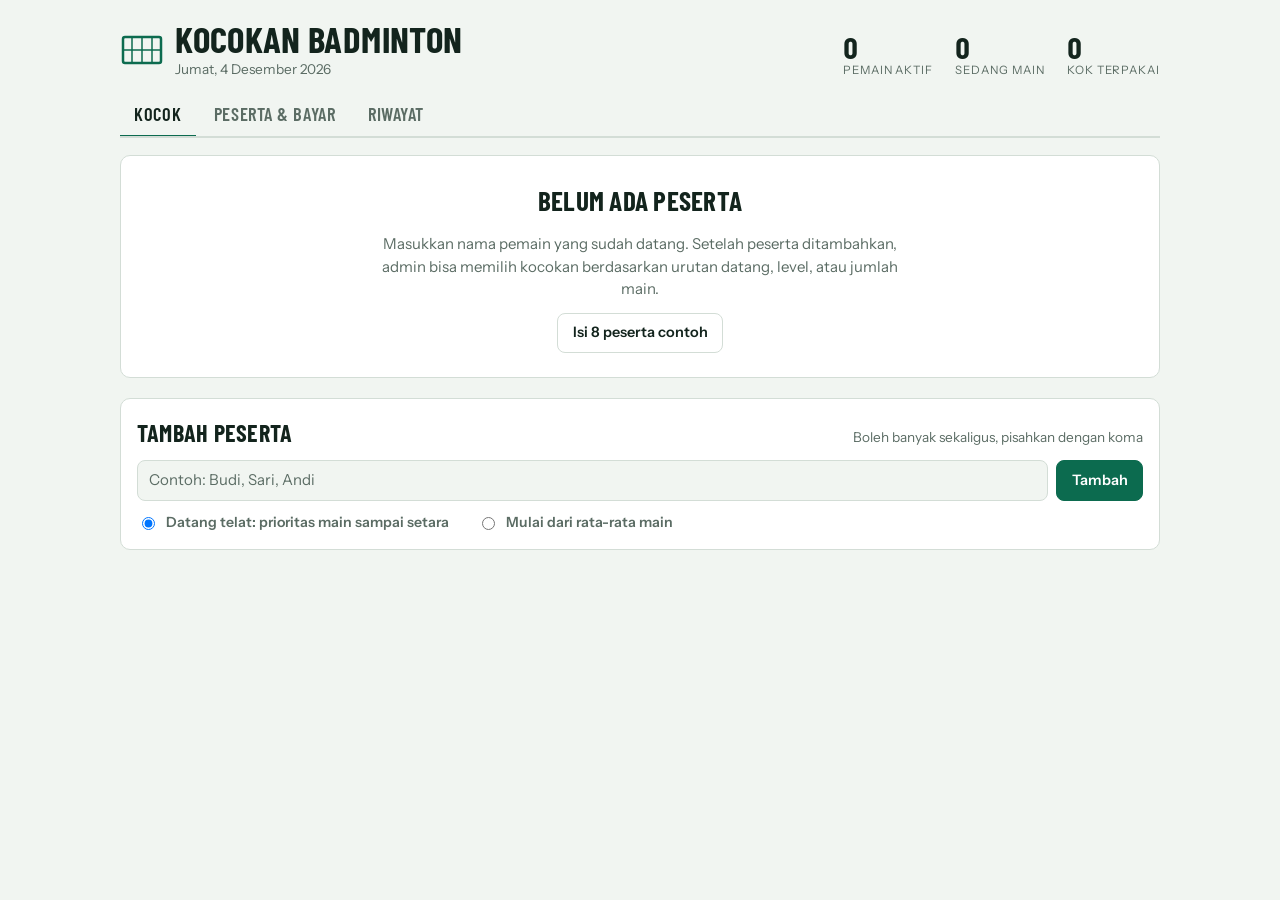
<file: index.html>
<!doctype html>
<html lang="id">
<head>
  <meta charset="utf-8">
  <meta name="viewport" content="width=device-width, initial-scale=1, viewport-fit=cover">
  <title>Kocokan Badminton</title>
  <meta name="description" content="Pengocokan pertandingan badminton: antrian giliran, papan lapangan, dan rekap biaya kok.">
  <meta name="theme-color" content="#F1F5F1" media="(prefers-color-scheme: light)">
  <meta name="theme-color" content="#0D1612" media="(prefers-color-scheme: dark)">
  <link rel="preconnect" href="https://fonts.googleapis.com">
  <link rel="preconnect" href="https://fonts.gstatic.com" crossorigin>
  <link rel="icon" href="data:image/svg+xml,<svg xmlns='http://www.w3.org/2000/svg' viewBox='0 0 32 32'><text y='24' font-size='24'>🏸</text></svg>">
  <link rel="stylesheet" href="https://fonts.googleapis.com/css2?family=Barlow+Condensed:wght@600;700&family=Instrument+Sans:wght@400;500;600&display=swap">
  <link rel="stylesheet" href="kocokan-badminton.css">
</head>
<body>
  <noscript><p style="padding:1rem">Aplikasi ini membutuhkan JavaScript.</p></noscript>
  <div class="wrap" id="app"></div>
  <script src="kocokan-badminton.js" defer></script>
</body>
</html>
</file>
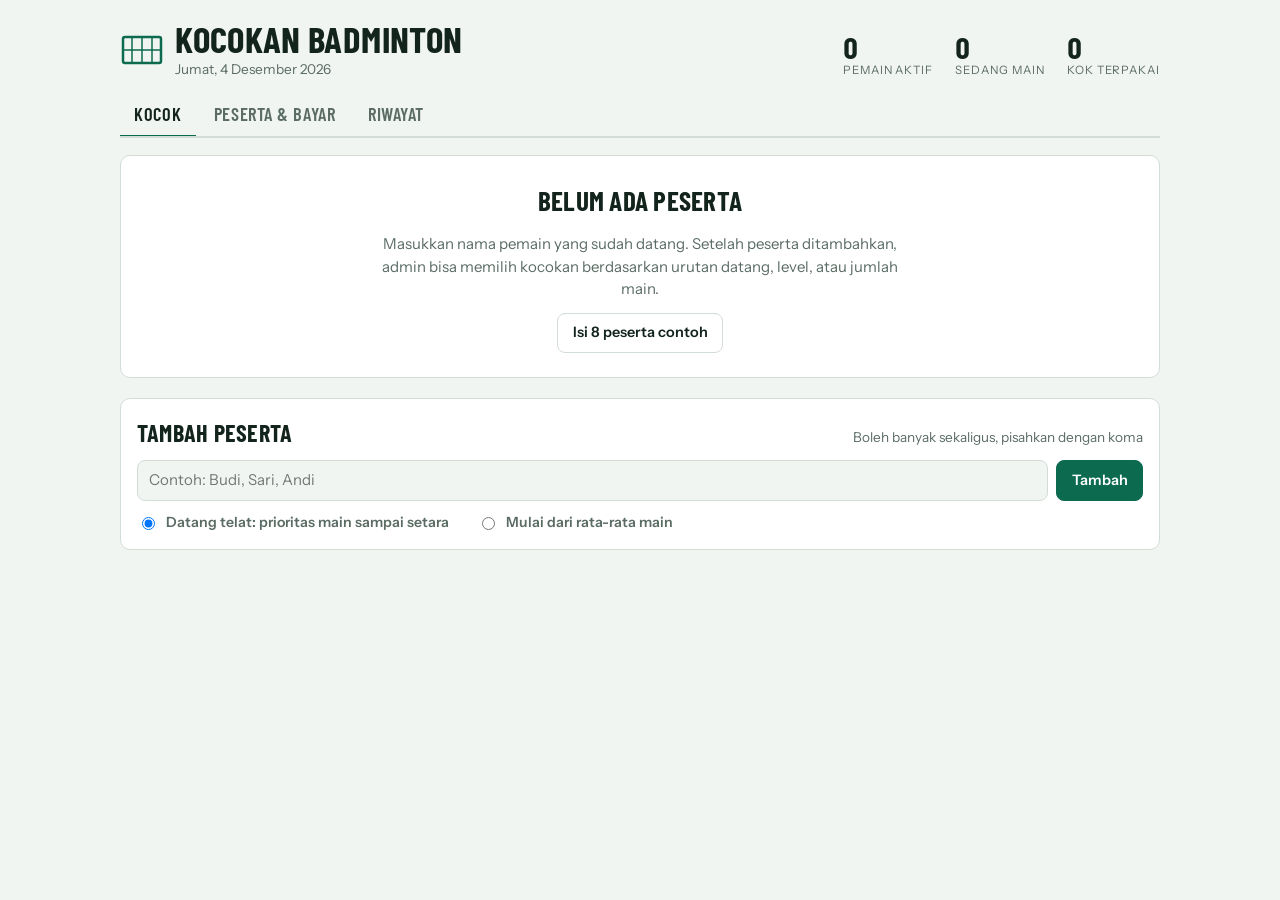
<file: Kocokan Badminton.html>
<!doctype html>
<html lang="id">
<head>
  <meta charset="utf-8">
  <meta name="viewport" content="width=device-width, initial-scale=1, viewport-fit=cover">
  <title>Kocokan Badminton</title>
  <link rel="stylesheet" href="https://fonts.googleapis.com/css2?family=Barlow+Condensed:wght@600;700&family=Instrument+Sans:wght@400;500;600&display=swap">
  <link rel="stylesheet" href="Kocokan Badminton.css">
</head>
<body>
  <div class="wrap" id="app"></div>
  <script src="Kocokan Badminton.js" defer></script>
</body>
</html>
</file>
<file: kocokan-badminton.css>
:root{padding-top:env(safe-area-inset-top,0px);padding-bottom:env(safe-area-inset-bottom,0px)}html{scroll-padding-top:env(safe-area-inset-top,0px)}body{margin:0;padding:0;font:14px -apple-system,BlinkMacSystemFont,sans-serif;background:#fff;color:#000}img{max-width:100%}[hidden]:not([hidden=until-found i]){display:none!important}

/* Layout: sticky tab bar over a single column. Each lapangan is drawn as a top-down court (net in the middle, one team per side) so the draw reads like the real hall. */
:root{
  --bg:#F1F5F1; --surface:#FFFFFF; --ink:#13241D; --muted:#5B6C64; --border:#D3DDD6;
  --accent:#0C6B4F; --accent-ink:#FFFFFF; --accent-soft:#DCEEE5;
  --shuttle:#E6B22E; --shuttle-ink:#3A2A00;
  --floor:#1B8764; --court-line:rgba(255,255,255,.9); --net:#F4EFD6; --pill:#FFFFFF; --pill-ink:#10241B;
  --ok:#17704A; --ok-soft:#D9EFE2; --mid:#7A5300; --mid-soft:#F8EBC8; --bad:#B3402E; --bad-soft:#F7E1DC;
  --turn:var(--floor); --turn-ink:var(--court-line);
  --font-display:'Barlow Condensed','Arial Narrow',Impact,sans-serif;
  --font-body:'Instrument Sans',system-ui,-apple-system,'Segoe UI',Roboto,sans-serif;
}
@media (prefers-color-scheme: dark){
  :root:not([data-theme="light"]),
  :root[data-theme="dark"]{
    --bg:#0D1612; --surface:#16231D; --ink:#E6F0EA; --muted:#93A89D; --border:#2A3C33;
    --accent:#4CCB9F; --accent-ink:#06261B; --accent-soft:#1B3A2E;
    --shuttle:#F0C54B; --shuttle-ink:#3A2A00;
    --floor:#0F5B44; --court-line:rgba(255,255,255,.8); --net:#E9E3C4; --pill:#E9F3ED; --pill-ink:#0D1F17;
    --ok:#5FD39C; --ok-soft:#173A2B; --mid:#E9B949; --mid-soft:#3A2F10; --bad:#F0907F; --bad-soft:#3E1F1A;
    color-scheme:dark;
  }
}
*{box-sizing:border-box}
body{background:var(--bg);color:var(--ink);font:15px/1.5 var(--font-body);padding-inline:16px;padding-block:0 4.5rem}
.wrap{max-width:1040px;margin:0 auto}
h1,h2,h3{font-family:var(--font-display);margin:0;font-weight:700;text-wrap:balance;letter-spacing:.01em}
button,input,select{font:inherit;color:inherit}
:focus-visible{outline:3px solid var(--shuttle);outline-offset:2px}
::placeholder{color:var(--muted);opacity:1}

.top{display:flex;align-items:flex-end;justify-content:space-between;gap:.75rem 1.5rem;flex-wrap:wrap;padding-block:1.25rem .9rem}
.brand{display:flex;align-items:center;gap:.7rem;min-width:0}
.brand svg{flex:none;color:var(--accent)}
.brand h1{font-size:2.3rem;line-height:1;text-transform:uppercase}
.brand p{margin:.15rem 0 0;color:var(--muted);font-size:.85rem}
.stats{display:flex;gap:1.4rem}
.stat{display:flex;flex-direction:column;align-items:flex-start}
.stat b{font:700 1.9rem/1 var(--font-display);font-variant-numeric:tabular-nums}
.stat span{font-size:.72rem;letter-spacing:.08em;text-transform:uppercase;color:var(--muted)}

.tabs{display:flex;gap:.25rem;border-bottom:2px solid var(--border);position:sticky;top:env(safe-area-inset-top,0px);background:var(--bg);z-index:5;overflow-x:auto}
.tab{background:none;border:0;border-bottom:3px solid transparent;margin-bottom:-2px;padding:.7rem .9rem;font:600 1.15rem/1 var(--font-display);letter-spacing:.03em;text-transform:uppercase;color:var(--muted);cursor:pointer;white-space:nowrap;transition:color .15s ease,border-color .15s ease}
.tab[aria-selected="true"]{color:var(--ink);border-bottom-color:var(--accent)}

main{display:flex;flex-direction:column;gap:1.25rem;padding-block:1.1rem}
.card{background:var(--surface);border:1px solid var(--border);border-radius:10px;padding:1rem;min-width:0}
.note{display:flex;gap:.75rem;align-items:center;justify-content:space-between;flex-wrap:wrap;padding:.7rem 1rem;border-radius:10px;background:var(--mid-soft);color:var(--ink);border:1px solid var(--border)}
.note p{margin:0;flex:1 1 16rem}
.muted{color:var(--muted)}
.small{font-size:.85rem}
.sec-h{display:flex;align-items:baseline;justify-content:space-between;gap:.5rem;flex-wrap:wrap;margin-bottom:.6rem}
.sec-h h2{font-size:1.5rem;text-transform:uppercase}

.btn{background:var(--surface);border:1px solid var(--border);border-radius:8px;padding:.5rem .9rem;min-height:2.5rem;font-weight:600;font-size:.9rem;cursor:pointer;transition:background-color .15s ease,border-color .15s ease,color .15s ease}
.btn:hover{border-color:var(--accent)}
.btn.primary{background:var(--accent);color:var(--accent-ink);border-color:var(--accent)}
.btn.warn{border-color:var(--bad);color:var(--bad)}
.btn.warn.armed{background:var(--bad);color:var(--surface)}
.btn.sm{min-height:2.1rem;padding:.25rem .65rem;font-size:.82rem}
.btn.big{font:700 1.45rem/1 var(--font-display);letter-spacing:.04em;text-transform:uppercase;min-height:3.4rem;padding:.7rem 1.6rem}
.btn:disabled{opacity:.5;cursor:not-allowed}

.seg{display:inline-flex;gap:3px;padding:3px;border:1px solid var(--border);border-radius:10px;background:var(--bg)}
.seg button{border:0;background:none;border-radius:7px;padding:.45rem 1.1rem;font-weight:600;cursor:pointer;min-height:2.4rem;transition:background-color .15s ease,color .15s ease}
.seg button[aria-pressed="true"]{background:var(--accent);color:var(--accent-ink)}
.step{display:inline-flex;align-items:center;border:1px solid var(--border);border-radius:8px;overflow:hidden;background:var(--surface)}
.step button{border:0;background:none;width:2.5rem;height:2.4rem;font-size:1.2rem;cursor:pointer}
.step button:hover{background:var(--accent-soft)}
.step output{min-width:2.4rem;text-align:center;font:700 1.25rem/1 var(--font-display);font-variant-numeric:tabular-nums}
.ctl{display:flex;flex-wrap:wrap;gap:1rem 1.75rem;align-items:flex-end}
.ctl .f{display:flex;flex-direction:column;gap:.3rem}
.ctl label,.lbl{font-size:.72rem;letter-spacing:.08em;text-transform:uppercase;color:var(--muted);font-weight:600}
.go{display:flex;flex-wrap:wrap;gap:.75rem 1rem;align-items:center;margin-top:1rem}

input[type=text]{background:var(--bg);border:1px solid var(--border);border-radius:8px;padding:.5rem .7rem;min-height:2.5rem;min-width:0;width:100%}
input[type=number]{background:var(--bg);border:1px solid var(--border);border-radius:8px;padding:.5rem .7rem;min-height:2.5rem;min-width:5rem}
select{background:var(--bg);border:1px solid var(--border);border-radius:8px;padding:.5rem .6rem;min-height:2.5rem}
.prow [data-f=level]{width:100%;min-width:0}
.row{display:flex;gap:.5rem}
.manual-sides{display:grid;grid-template-columns:repeat(auto-fit,minmax(min(100%,15rem),1fr));gap:1rem;margin-top:1rem}
.manual-team{display:flex;flex-direction:column;gap:.4rem;min-width:0}
.manual-team select{width:100%;min-width:0}

.courts{display:grid;grid-template-columns:repeat(auto-fit,minmax(min(100%,19rem),1fr));gap:1rem}
.slot{background:var(--surface);border:1px solid var(--border);border-radius:10px;padding:.8rem;display:flex;flex-direction:column;gap:.7rem;min-width:0}
.slot.empty{border-style:dashed;justify-content:center;min-height:11rem;color:var(--muted)}
.slot-h{display:flex;justify-content:space-between;align-items:baseline;gap:.5rem}
.slot-h h3{font-size:1.35rem;text-transform:uppercase}
.slot-h span{font-size:.8rem;color:var(--muted);font-variant-numeric:tabular-nums}
.court{position:relative;display:grid;grid-template-columns:1fr 1fr;aspect-ratio:2.2/1;background:var(--floor);border:3px solid var(--court-line);border-radius:4px;overflow:hidden}
.court::before{content:"";position:absolute;left:0;right:0;top:50%;height:2px;background:var(--court-line)}
.court::after{content:"";position:absolute;top:-2px;bottom:-2px;left:50%;width:6px;margin-left:-3px;border-inline:2px solid var(--net);opacity:.95}
.court .sl{position:absolute;top:0;bottom:0;width:2px;background:var(--court-line);opacity:.75}
.court.single::before{display:none}
.half{position:relative;z-index:1;display:flex;flex-direction:column;justify-content:space-around;align-items:center;gap:.5rem;padding:.6rem .4rem;min-width:0}
.pl{background:var(--pill);color:var(--pill-ink);font-weight:600;font-size:.88rem;line-height:1.2;padding:.25rem .55rem;border-radius:6px;max-width:100%;overflow-wrap:anywhere;text-align:center}
.tm{position:absolute;z-index:2;top:3px;font:700 .7rem/1 var(--font-display);letter-spacing:.1em;color:var(--court-line)}
.tm.a{left:6px}.tm.b{right:6px}
.slot-f{display:flex;flex-wrap:wrap;gap:.5rem .75rem;align-items:center;justify-content:space-between}
.kok{display:flex;align-items:center;gap:.5rem}
.acts{display:flex;gap:.4rem;flex-wrap:wrap}
.match-edit{display:grid;grid-template-columns:minmax(0,1fr) auto minmax(0,1fr);gap:.65rem;align-items:end}
.edit-team{display:flex;flex-direction:column;gap:.4rem;min-width:0}
.edit-team select{width:100%;min-width:0}
.edit-vs{padding-bottom:.65rem;color:var(--muted)}
.edit-actions{grid-column:1/-1;display:flex;gap:.4rem;flex-wrap:wrap}

.queue-scroll{max-width:100%;overflow-x:auto;border:1px solid var(--border);border-radius:6px}
.queue-table{border-collapse:collapse;min-width:100%;width:max-content;font-variant-numeric:tabular-nums}
.queue-table th,.queue-table td{min-width:3.5rem;padding:.35rem .55rem;border:1px solid var(--border);text-align:center}
.queue-table thead th{background:var(--bg);font-size:.8rem;font-weight:600}
.queue-table thead tr:first-child th{text-align:center}
.queue-table .queue-name-head,.queue-table .queue-player{position:sticky;left:0;z-index:1;min-width:8rem;text-align:left;background:var(--surface)}
.queue-table .queue-name-head{z-index:2}
.queue-table .queue-games-head,.queue-table .queue-games{min-width:5.5rem}
.queue-table .queue-games-head{white-space:normal}
.queue-table .queue-next{background:var(--turn);color:var(--turn-ink)}
.fair{display:inline-flex;align-items:center;gap:.4rem;font-weight:600}
.dot{width:.65rem;height:.65rem;border-radius:50%;background:var(--ok)}
.dot.mid{background:var(--shuttle)}

.tiles{display:grid;grid-template-columns:repeat(auto-fit,minmax(9.5rem,1fr));gap:.75rem}
.tile{background:var(--surface);border:1px solid var(--border);border-radius:10px;padding:.75rem .9rem}
.tile b{display:block;font:700 1.7rem/1.1 var(--font-display);font-variant-numeric:tabular-nums}
.tile span{font-size:.72rem;letter-spacing:.08em;text-transform:uppercase;color:var(--muted)}
.fees{display:grid;grid-template-columns:repeat(auto-fit,minmax(10rem,1fr));gap:.75rem 1rem}
.fees .f{display:flex;flex-direction:column;gap:.3rem;min-width:0}
.calc{margin:.9rem 0 0;padding-top:.75rem;border-top:1px solid var(--border);display:flex;flex-wrap:wrap;gap:.3rem 1.5rem;font-variant-numeric:tabular-nums}

.plist{display:flex;flex-direction:column}
.phead,.prow{display:grid;grid-template-columns:minmax(0,1.6fr) 4rem 4rem 5.5rem 6.5rem minmax(0,9rem) minmax(0,12rem);gap:.4rem .8rem;align-items:center}
.phead{padding:.4rem 0;font-size:.72rem;letter-spacing:.08em;text-transform:uppercase;color:var(--muted);font-weight:600}
.prow{padding:.65rem 0;border-top:1px solid var(--border)}
.pname{display:flex;flex-direction:column;gap:.25rem;min-width:0}
.pname strong{overflow-wrap:anywhere}
.st{display:inline-block;width:fit-content;padding:.1rem .55rem;border-radius:999px;font-size:.76rem;font-weight:600}
.st.ok{background:var(--ok-soft);color:var(--ok)}
.st.mid{background:var(--mid-soft);color:var(--mid)}
.st.bad{background:var(--bad-soft);color:var(--bad)}
.st.none{background:var(--bg);color:var(--muted)}
.bar{display:flex;align-items:center;gap:.4rem;font:700 1.1rem/1 var(--font-display);font-variant-numeric:tabular-nums}
.bar i{display:block;height:.5rem;border-radius:3px;background:var(--accent);min-width:2px}
.num{font-variant-numeric:tabular-nums;font-weight:600}
.paidin{display:flex;align-items:center;gap:.3rem}
.kok-used{min-width:0}
.kok-used input{text-align:right}
.paidin span{color:var(--muted);font-size:.85rem}
.pacts{display:flex;gap:.35rem;flex-wrap:wrap;justify-content:flex-end}

.hrow{display:grid;grid-template-columns:3.2rem 5.5rem minmax(0,1fr) auto;gap:.4rem .8rem;align-items:center;padding:.6rem 0;border-top:1px solid var(--border)}
.hrow .vs{min-width:0;overflow-wrap:anywhere}
.hrow .vs em{color:var(--muted);font-style:normal;padding-inline:.35rem}
.hno{font:700 1.2rem/1 var(--font-display);color:var(--muted)}

textarea.copybox{width:100%;min-height:9rem;background:var(--bg);border:1px solid var(--border);border-radius:8px;padding:.6rem;font:13px/1.45 ui-monospace,Menlo,Consolas,monospace;color:var(--ink)}
.empty-state{text-align:center;padding:1.5rem 1rem;display:flex;flex-direction:column;align-items:center;gap:.75rem}
.empty-state h2{font-size:1.7rem;text-transform:uppercase}
.empty-state p{margin:0;max-width:34rem;color:var(--muted)}
.toast{position:fixed;left:50%;transform:translateX(-50%);bottom:calc(1rem + env(safe-area-inset-bottom,0px));background:var(--ink);color:var(--bg);padding:.6rem 1rem;border-radius:8px;font-weight:600;z-index:20;max-width:calc(100% - 32px);text-align:center}

@media (max-width:720px){
  .brand h1{font-size:1.9rem}
  .phead{display:none}
  .prow{grid-template-columns:1fr 1fr}
  .prow .pname{grid-column:1/-1}
  .prow .pacts{grid-column:1/-1;justify-content:flex-start}
  .hrow{grid-template-columns:2.6rem minmax(0,1fr) auto}
  .hrow .vs{grid-column:1/-1;grid-row:2}
  .queue-table th,.queue-table td{min-width:2.8rem;padding:.35rem}
  .queue-table .queue-name-head,.queue-table .queue-player{min-width:7rem}
  .queue-table .queue-games-head,.queue-table .queue-games{min-width:4.5rem}
}
@media (prefers-reduced-motion:reduce){*{transition:none!important;animation:none!important}}
@media print{
  :root{--bg:#FFFFFF;--surface:#FFFFFF;--ink:#13241D;--muted:#4A5A52;--border:#B7C4BC;--court-line:#9AA39D;--net:#9AA39D;color-scheme:light}
  body{padding:0;background:#fff;color:#000}
  .tabs,.btn,.seg,.step,.acts,.pacts,.toast,.tab{display:none!important}
  .queue-scroll{overflow:visible}
  .slot{border:1px solid #B7C4BC}
  .court{background:#EFEFEF}
  .queue-next{background:#E2E7E3;color:#000}
  .courts{grid-template-columns:1fr 1fr}
  .card,.slot{break-inside:avoid}
}
</file>
<file: Kocokan Badminton.css>
:root{color-scheme:light;box-sizing:border-box;padding-top:env(safe-area-inset-top,0px);padding-bottom:env(safe-area-inset-bottom,0px)}html{scroll-padding-top:env(safe-area-inset-top,0px)}body{margin:0;padding:0;font:14px -apple-system,BlinkMacSystemFont,sans-serif;background:#fff;color:#000}img{max-width:100%}[hidden]:not([hidden=until-found i]){display:none!important}

/* Layout: sticky tab bar over a single column. Each lapangan is drawn as a top-down court (net in the middle, one team per side) so the draw reads like the real hall. */
:root{
  --bg:#F1F5F1; --surface:#FFFFFF; --ink:#13241D; --muted:#5B6C64; --border:#D3DDD6;
  --accent:#0C6B4F; --accent-ink:#FFFFFF; --accent-soft:#DCEEE5;
  --shuttle:#E6B22E; --shuttle-ink:#3A2A00;
  --floor:#1B8764; --court-line:rgba(255,255,255,.9); --net:#F4EFD6; --pill:#FFFFFF; --pill-ink:#10241B;
  --ok:#17704A; --ok-soft:#D9EFE2; --mid:#8F6200; --mid-soft:#F8EBC8; --bad:#B3402E; --bad-soft:#F7E1DC;
  --turn:var(--floor); --turn-ink:var(--court-line);
  --font-display:'Barlow Condensed','Arial Narrow',Impact,sans-serif;
  --font-body:'Instrument Sans',system-ui,-apple-system,'Segoe UI',Roboto,sans-serif;
}
@media (prefers-color-scheme: dark){
  :root:not([data-theme="light"]){
    --bg:#0D1612; --surface:#16231D; --ink:#E6F0EA; --muted:#93A89D; --border:#2A3C33;
    --accent:#4CCB9F; --accent-ink:#06261B; --accent-soft:#1B3A2E;
    --shuttle:#F0C54B; --shuttle-ink:#3A2A00;
    --floor:#0F5B44; --court-line:rgba(255,255,255,.8); --net:#E9E3C4; --pill:#E9F3ED; --pill-ink:#0D1F17;
    --ok:#5FD39C; --ok-soft:#173A2B; --mid:#E9B949; --mid-soft:#3A2F10; --bad:#F0907F; --bad-soft:#3E1F1A;
    color-scheme:dark;
  }
}
:root[data-theme="dark"]{
  --bg:#0D1612; --surface:#16231D; --ink:#E6F0EA; --muted:#93A89D; --border:#2A3C33;
  --accent:#4CCB9F; --accent-ink:#06261B; --accent-soft:#1B3A2E;
  --shuttle:#F0C54B; --shuttle-ink:#3A2A00;
  --floor:#0F5B44; --court-line:rgba(255,255,255,.8); --net:#E9E3C4; --pill:#E9F3ED; --pill-ink:#0D1F17;
  --ok:#5FD39C; --ok-soft:#173A2B; --mid:#E9B949; --mid-soft:#3A2F10; --bad:#F0907F; --bad-soft:#3E1F1A;
  color-scheme:dark;
}
*{box-sizing:border-box}
body{background:var(--bg);color:var(--ink);font:15px/1.5 var(--font-body);padding-inline:16px;padding-block:0 4.5rem}
.wrap{max-width:1040px;margin:0 auto}
h1,h2,h3{font-family:var(--font-display);margin:0;font-weight:700;text-wrap:balance;letter-spacing:.01em}
button,input,select{font:inherit;color:inherit}
:focus-visible{outline:3px solid var(--shuttle);outline-offset:2px}

.top{display:flex;align-items:flex-end;justify-content:space-between;gap:.75rem 1.5rem;flex-wrap:wrap;padding-block:1.25rem .9rem}
.brand{display:flex;align-items:center;gap:.7rem;min-width:0}
.brand svg{flex:none;color:var(--accent)}
.brand h1{font-size:2.3rem;line-height:1;text-transform:uppercase}
.brand p{margin:.15rem 0 0;color:var(--muted);font-size:.85rem}
.stats{display:flex;gap:1.4rem}
.stat{display:flex;flex-direction:column;align-items:flex-start}
.stat b{font:700 1.9rem/1 var(--font-display);font-variant-numeric:tabular-nums}
.stat span{font-size:.72rem;letter-spacing:.08em;text-transform:uppercase;color:var(--muted)}

.tabs{display:flex;gap:.25rem;border-bottom:2px solid var(--border);position:sticky;top:env(safe-area-inset-top,0px);background:var(--bg);z-index:5;overflow-x:auto}
.tab{background:none;border:0;border-bottom:3px solid transparent;margin-bottom:-2px;padding:.7rem .9rem;font:600 1.15rem/1 var(--font-display);letter-spacing:.03em;text-transform:uppercase;color:var(--muted);cursor:pointer;white-space:nowrap}
.tab[aria-selected="true"]{color:var(--ink);border-bottom-color:var(--accent)}

main{display:flex;flex-direction:column;gap:1.25rem;padding-block:1.1rem}
.card{background:var(--surface);border:1px solid var(--border);border-radius:10px;padding:1rem;min-width:0}
.note{display:flex;gap:.75rem;align-items:center;justify-content:space-between;flex-wrap:wrap;padding:.7rem 1rem;border-radius:10px;background:var(--mid-soft);color:var(--ink);border:1px solid var(--border)}
.note p{margin:0;flex:1 1 16rem}
.muted{color:var(--muted)}
.small{font-size:.85rem}
.sec-h{display:flex;align-items:baseline;justify-content:space-between;gap:.5rem;flex-wrap:wrap;margin-bottom:.6rem}
.sec-h h2{font-size:1.5rem;text-transform:uppercase}

.btn{background:var(--surface);border:1px solid var(--border);border-radius:8px;padding:.5rem .9rem;min-height:2.5rem;font-weight:600;font-size:.9rem;cursor:pointer}
.btn:hover{border-color:var(--accent)}
.btn.primary{background:var(--accent);color:var(--accent-ink);border-color:var(--accent)}
.btn.warn{border-color:var(--bad);color:var(--bad)}
.btn.warn.armed{background:var(--bad);color:var(--surface)}
.btn.sm{min-height:2.1rem;padding:.25rem .65rem;font-size:.82rem}
.btn.big{font:700 1.45rem/1 var(--font-display);letter-spacing:.04em;text-transform:uppercase;min-height:3.4rem;padding:.7rem 1.6rem}
.btn:disabled{opacity:.5;cursor:not-allowed}

.seg{display:inline-flex;gap:3px;padding:3px;border:1px solid var(--border);border-radius:10px;background:var(--bg)}
.seg button{border:0;background:none;border-radius:7px;padding:.45rem 1.1rem;font-weight:600;cursor:pointer;min-height:2.4rem}
.seg button[aria-pressed="true"]{background:var(--accent);color:var(--accent-ink)}
.step{display:inline-flex;align-items:center;border:1px solid var(--border);border-radius:8px;overflow:hidden;background:var(--surface)}
.step button{border:0;background:none;width:2.5rem;height:2.4rem;font-size:1.2rem;cursor:pointer}
.step button:hover{background:var(--accent-soft)}
.step output{min-width:2.4rem;text-align:center;font:700 1.25rem/1 var(--font-display);font-variant-numeric:tabular-nums}
.ctl{display:flex;flex-wrap:wrap;gap:1rem 1.75rem;align-items:flex-end}
.ctl .f{display:flex;flex-direction:column;gap:.3rem}
.ctl label,.lbl{font-size:.72rem;letter-spacing:.08em;text-transform:uppercase;color:var(--muted);font-weight:600}
.go{display:flex;flex-wrap:wrap;gap:.75rem 1rem;align-items:center;margin-top:1rem}

input[type=text]{background:var(--bg);border:1px solid var(--border);border-radius:8px;padding:.5rem .7rem;min-height:2.5rem;min-width:0;width:100%}
input[type=number]{background:var(--bg);border:1px solid var(--border);border-radius:8px;padding:.5rem .7rem;min-height:2.5rem;min-width:5rem}
select{background:var(--bg);border:1px solid var(--border);border-radius:8px;padding:.5rem .6rem;min-height:2.5rem}
.prow [data-f=level]{width:100%;min-width:0}
.row{display:flex;gap:.5rem}
.manual-sides{display:grid;grid-template-columns:repeat(auto-fit,minmax(min(100%,15rem),1fr));gap:1rem;margin-top:1rem}
.manual-team{display:flex;flex-direction:column;gap:.4rem;min-width:0}
.manual-team select{width:100%;min-width:0}

.courts{display:grid;grid-template-columns:repeat(auto-fit,minmax(min(100%,19rem),1fr));gap:1rem}
.slot{background:var(--surface);border:1px solid var(--border);border-radius:10px;padding:.8rem;display:flex;flex-direction:column;gap:.7rem;min-width:0}
.slot.empty{border-style:dashed;justify-content:center;min-height:11rem;color:var(--muted)}
.slot-h{display:flex;justify-content:space-between;align-items:baseline;gap:.5rem}
.slot-h h3{font-size:1.35rem;text-transform:uppercase}
.slot-h span{font-size:.8rem;color:var(--muted);font-variant-numeric:tabular-nums}
.court{position:relative;display:grid;grid-template-columns:1fr 1fr;min-height:9rem;background:var(--floor);border:3px solid var(--court-line);border-radius:4px;overflow:hidden}
.court::before{content:"";position:absolute;left:0;right:0;top:50%;height:2px;background:var(--court-line)}
.court::after{content:"";position:absolute;top:-2px;bottom:-2px;left:50%;width:6px;margin-left:-3px;border-inline:2px solid var(--net);opacity:.95}
.court .sl{position:absolute;top:0;bottom:0;width:2px;background:var(--court-line);opacity:.75}
.court.single::before{display:none}
.half{position:relative;z-index:1;display:flex;flex-direction:column;justify-content:space-around;align-items:center;gap:.5rem;padding:.6rem .4rem;min-width:0}
.pl{background:var(--pill);color:var(--pill-ink);font-weight:600;font-size:.88rem;line-height:1.2;padding:.25rem .55rem;border-radius:6px;max-width:100%;overflow-wrap:anywhere;text-align:center}
.tm{position:absolute;z-index:2;top:3px;font:700 .7rem/1 var(--font-display);letter-spacing:.1em;color:var(--court-line)}
.tm.a{left:6px}.tm.b{right:6px}
.slot-f{display:flex;flex-wrap:wrap;gap:.5rem .75rem;align-items:center;justify-content:space-between}
.kok{display:flex;align-items:center;gap:.5rem}
.acts{display:flex;gap:.4rem;flex-wrap:wrap}

.queue-scroll{max-width:100%;overflow-x:auto;border:1px solid var(--border);border-radius:6px}
.queue-table{border-collapse:collapse;min-width:100%;width:max-content;font-variant-numeric:tabular-nums}
.queue-table th,.queue-table td{min-width:3.5rem;padding:.35rem .55rem;border:1px solid var(--border);text-align:center}
.queue-table thead th{background:var(--bg);font-size:.8rem;font-weight:600}
.queue-table thead tr:first-child th{text-align:center}
.queue-table .queue-name-head,.queue-table .queue-player{position:sticky;left:0;z-index:1;min-width:8rem;text-align:left;background:var(--surface)}
.queue-table .queue-name-head{z-index:2}
.queue-table .queue-games-head,.queue-table .queue-games{min-width:5.5rem}
.queue-table .queue-games-head{white-space:normal}
.queue-table .queue-next{background:var(--turn);color:var(--turn-ink)}
.fair{display:inline-flex;align-items:center;gap:.4rem;font-weight:600}
.dot{width:.65rem;height:.65rem;border-radius:50%;background:var(--ok)}
.dot.mid{background:var(--shuttle)}

.tiles{display:grid;grid-template-columns:repeat(auto-fit,minmax(9.5rem,1fr));gap:.75rem}
.tile{background:var(--surface);border:1px solid var(--border);border-radius:10px;padding:.75rem .9rem}
.tile b{display:block;font:700 1.7rem/1.1 var(--font-display);font-variant-numeric:tabular-nums}
.tile span{font-size:.72rem;letter-spacing:.08em;text-transform:uppercase;color:var(--muted)}
.fees{display:grid;grid-template-columns:repeat(auto-fit,minmax(10rem,1fr));gap:.75rem 1rem}
.fees .f{display:flex;flex-direction:column;gap:.3rem;min-width:0}
.calc{margin:.9rem 0 0;padding-top:.75rem;border-top:1px solid var(--border);display:flex;flex-wrap:wrap;gap:.3rem 1.5rem;font-variant-numeric:tabular-nums}

.plist{display:flex;flex-direction:column}
.phead,.prow{display:grid;grid-template-columns:minmax(0,1.6fr) 4rem 4rem 5.5rem 6.5rem minmax(0,9rem) minmax(0,12rem);gap:.4rem .8rem;align-items:center}
.phead{padding:.4rem 0;font-size:.72rem;letter-spacing:.08em;text-transform:uppercase;color:var(--muted);font-weight:600}
.prow{padding:.65rem 0;border-top:1px solid var(--border)}
.pname{display:flex;flex-direction:column;gap:.25rem;min-width:0}
.pname strong{overflow-wrap:anywhere}
.st{display:inline-block;width:fit-content;padding:.1rem .55rem;border-radius:999px;font-size:.76rem;font-weight:600}
.st.ok{background:var(--ok-soft);color:var(--ok)}
.st.mid{background:var(--mid-soft);color:var(--mid)}
.st.bad{background:var(--bad-soft);color:var(--bad)}
.st.none{background:var(--bg);color:var(--muted)}
.bar{display:flex;align-items:center;gap:.4rem;font:700 1.1rem/1 var(--font-display);font-variant-numeric:tabular-nums}
.bar i{display:block;height:.5rem;border-radius:3px;background:var(--accent);min-width:2px}
.num{font-variant-numeric:tabular-nums;font-weight:600}
.paidin{display:flex;align-items:center;gap:.3rem}
.kok-used{min-width:0}
.kok-used input{text-align:right}
.paidin span{color:var(--muted);font-size:.85rem}
.pacts{display:flex;gap:.35rem;flex-wrap:wrap;justify-content:flex-end}

.hrow{display:grid;grid-template-columns:3.2rem 5.5rem minmax(0,1fr) auto;gap:.4rem .8rem;align-items:center;padding:.6rem 0;border-top:1px solid var(--border)}
.hrow .vs{min-width:0;overflow-wrap:anywhere}
.hrow .vs em{color:var(--muted);font-style:normal;padding-inline:.35rem}
.hno{font:700 1.2rem/1 var(--font-display);color:var(--muted)}

textarea.copybox{width:100%;min-height:9rem;background:var(--bg);border:1px solid var(--border);border-radius:8px;padding:.6rem;font:13px/1.45 ui-monospace,Menlo,Consolas,monospace;color:var(--ink)}
.empty-state{text-align:center;padding:1.5rem 1rem;display:flex;flex-direction:column;align-items:center;gap:.75rem}
.empty-state h2{font-size:1.7rem;text-transform:uppercase}
.empty-state p{margin:0;max-width:34rem;color:var(--muted)}
.toast{position:fixed;left:50%;transform:translateX(-50%);bottom:calc(1rem + env(safe-area-inset-bottom,0px));background:var(--ink);color:var(--bg);padding:.6rem 1rem;border-radius:8px;font-weight:600;z-index:20;max-width:calc(100% - 32px);text-align:center}

@media (max-width:720px){
  .brand h1{font-size:1.9rem}
  .phead{display:none}
  .prow{grid-template-columns:1fr 1fr}
  .prow .pname{grid-column:1/-1}
  .prow .pacts{grid-column:1/-1;justify-content:flex-start}
  .hrow{grid-template-columns:2.6rem minmax(0,1fr) auto}
  .hrow .vs{grid-column:1/-1;grid-row:2}
  .queue-table th,.queue-table td{min-width:2.8rem;padding:.35rem}
  .queue-table .queue-name-head,.queue-table .queue-player{min-width:7rem}
  .queue-table .queue-games-head,.queue-table .queue-games{min-width:4.5rem}
}
@media (prefers-reduced-motion:reduce){*{transition:none!important;animation:none!important}}
</file>
